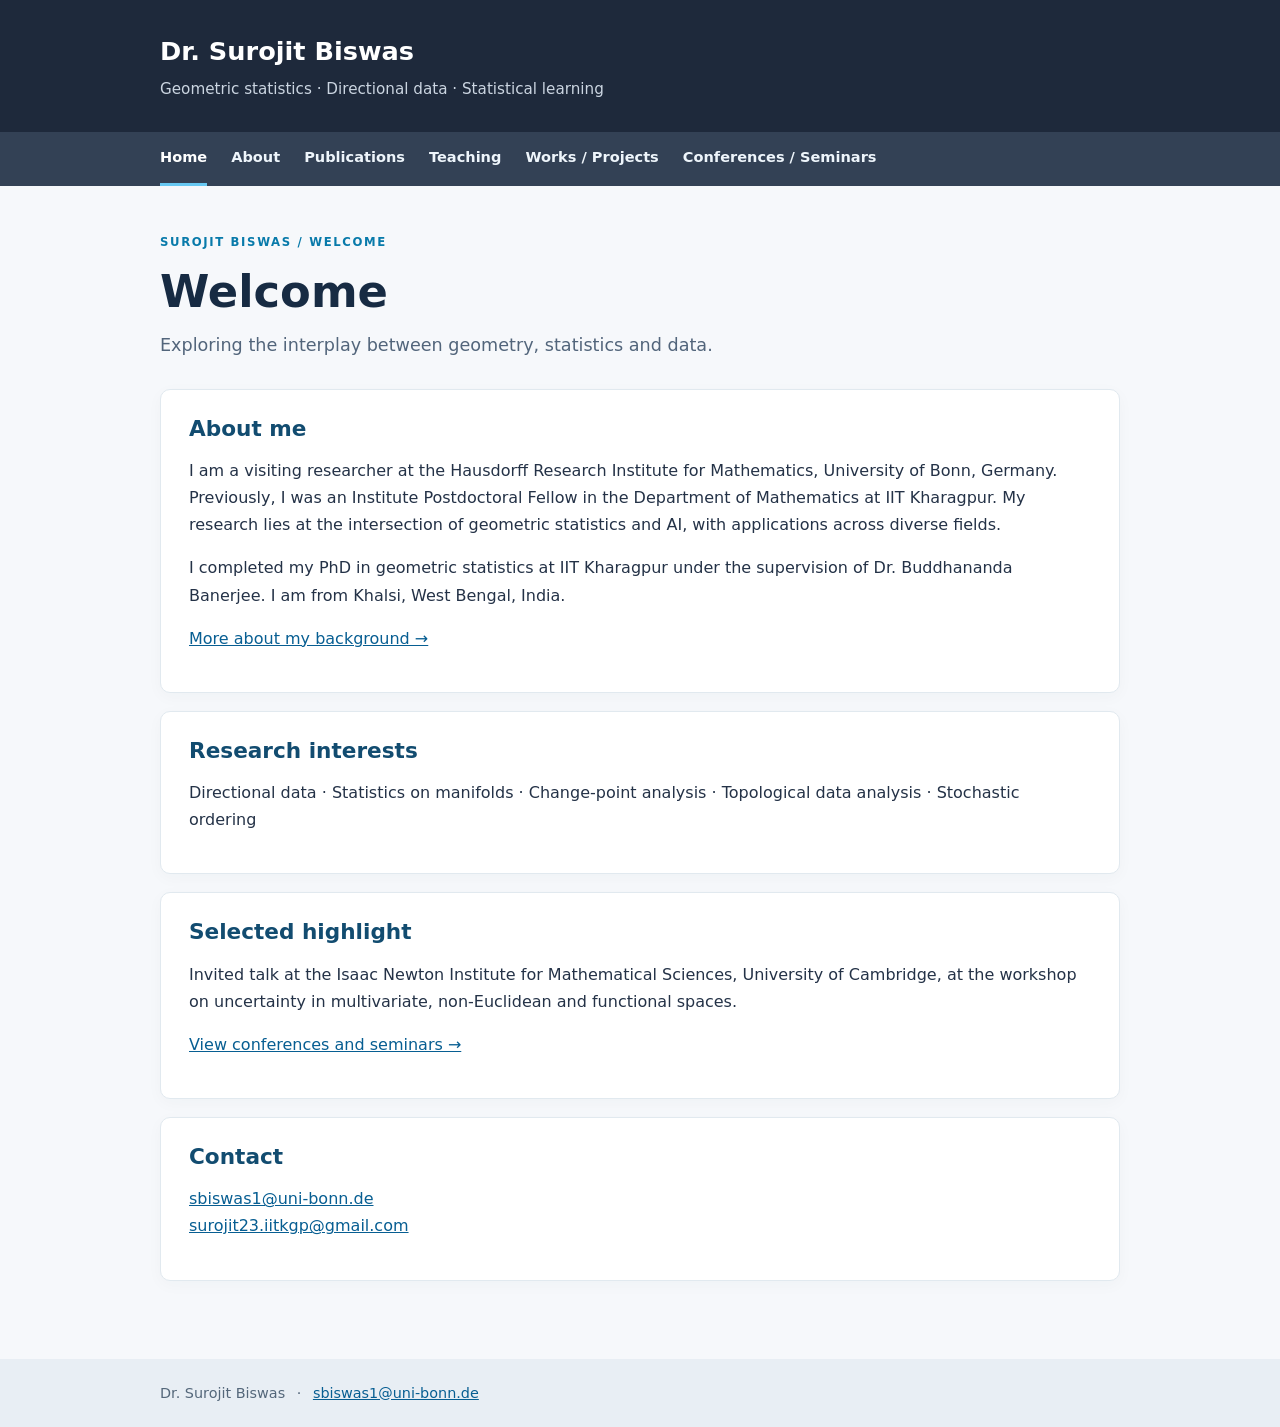
<file: index.html>
<!doctype html>
<html lang="en"><head><meta charset="utf-8"><meta name="viewport" content="width=device-width, initial-scale=1"><meta name="description" content="Welcome — Dr. Surojit Biswas, geometric statistics and directional data."><title>Welcome | Dr. Surojit Biswas</title><link rel="stylesheet" href="style.css"></head>
<body><a class="skip" href="#main">Skip to content</a><header><div class="wrap"><a class="brand" href="index.html">Dr. Surojit Biswas</a><p>Geometric statistics · Directional data · Statistical learning</p></div></header><nav aria-label="Main navigation"><div class="wrap nav"><a href="index.html" aria-current="page">Home</a><a href="about.html">About</a><a href="publications.html">Publications</a><a href="teaching.html">Teaching</a><a href="projects.html">Works / Projects</a><a href="conferences.html">Conferences / Seminars</a></div></nav><main class="wrap" id="main"><div class="intro"><p class="eyebrow">SUROJIT BISWAS / WELCOME</p><h1>Welcome</h1><p class="lead">Exploring the interplay between geometry, statistics and data.</p></div><section class="card"><h2>About me</h2><p>I am a visiting researcher at the Hausdorff Research Institute for Mathematics, University of Bonn, Germany. Previously, I was an Institute Postdoctoral Fellow in the Department of Mathematics at IIT Kharagpur. My research lies at the intersection of geometric statistics and AI, with applications across diverse fields.</p><p>I completed my PhD in geometric statistics at IIT Kharagpur under the supervision of Dr. Buddhananda Banerjee. I am from Khalsi, West Bengal, India.</p><p><a href="about.html">More about my background →</a></p></section><section class="card"><h2>Research interests</h2><p>Directional data · Statistics on manifolds · Change-point analysis · Topological data analysis · Stochastic ordering</p></section><section class="card"><h2>Selected highlight</h2><p>Invited talk at the Isaac Newton Institute for Mathematical Sciences, University of Cambridge, at the workshop on uncertainty in multivariate, non-Euclidean and functional spaces.</p><p><a href="conferences.html">View conferences and seminars →</a></p></section><section class="card"><h2>Contact</h2><p><a href="mailto:sbiswas1@uni-bonn.de">sbiswas1@uni-bonn.de</a><br><a href="mailto:surojit23.iitkgp@gmail.com">surojit23.iitkgp@gmail.com</a></p></section></main><footer><div class="wrap">Dr. Surojit Biswas <span>·</span> <a href="mailto:sbiswas1@uni-bonn.de">sbiswas1@uni-bonn.de</a></div></footer></body></html>
</file>
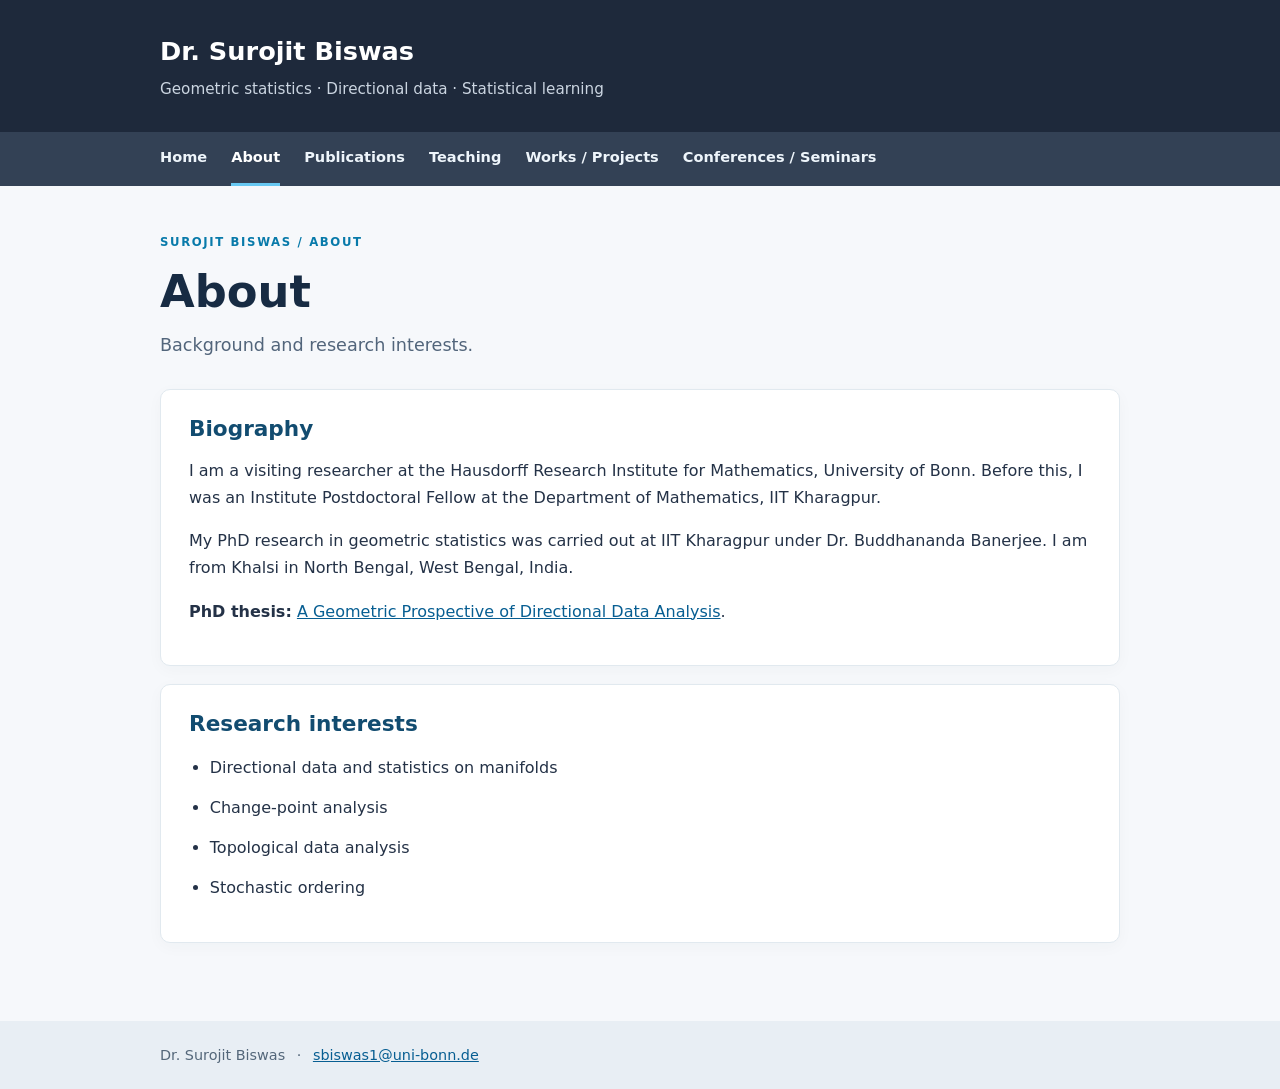
<file: about.html>
<!doctype html>
<html lang="en"><head><meta charset="utf-8"><meta name="viewport" content="width=device-width, initial-scale=1"><meta name="description" content="About — Dr. Surojit Biswas, geometric statistics and directional data."><title>About | Dr. Surojit Biswas</title><link rel="stylesheet" href="style.css"></head>
<body><a class="skip" href="#main">Skip to content</a><header><div class="wrap"><a class="brand" href="index.html">Dr. Surojit Biswas</a><p>Geometric statistics · Directional data · Statistical learning</p></div></header><nav aria-label="Main navigation"><div class="wrap nav"><a href="index.html">Home</a><a href="about.html" aria-current="page">About</a><a href="publications.html">Publications</a><a href="teaching.html">Teaching</a><a href="projects.html">Works / Projects</a><a href="conferences.html">Conferences / Seminars</a></div></nav><main class="wrap" id="main"><div class="intro"><p class="eyebrow">SUROJIT BISWAS / ABOUT</p><h1>About</h1><p class="lead">Background and research interests.</p></div><section class="card"><h2>Biography</h2><p>I am a visiting researcher at the Hausdorff Research Institute for Mathematics, University of Bonn. Before this, I was an Institute Postdoctoral Fellow at the Department of Mathematics, IIT Kharagpur.</p><p>My PhD research in geometric statistics was carried out at IIT Kharagpur under Dr. Buddhananda Banerjee. I am from Khalsi in North Bengal, West Bengal, India.</p><p><strong>PhD thesis:</strong> <a href="https://drive.google.com/file/d/17FIZXgIo1jTR9OWs_UV5G0o14fXcZBOO/view?usp=sharing">A Geometric Prospective of Directional Data Analysis</a>.</p></section><section class="card"><h2>Research interests</h2><ul><li>Directional data and statistics on manifolds</li><li>Change-point analysis</li><li>Topological data analysis</li><li>Stochastic ordering</li></ul></section></main><footer><div class="wrap">Dr. Surojit Biswas <span>·</span> <a href="mailto:sbiswas1@uni-bonn.de">sbiswas1@uni-bonn.de</a></div></footer></body></html>
</file>
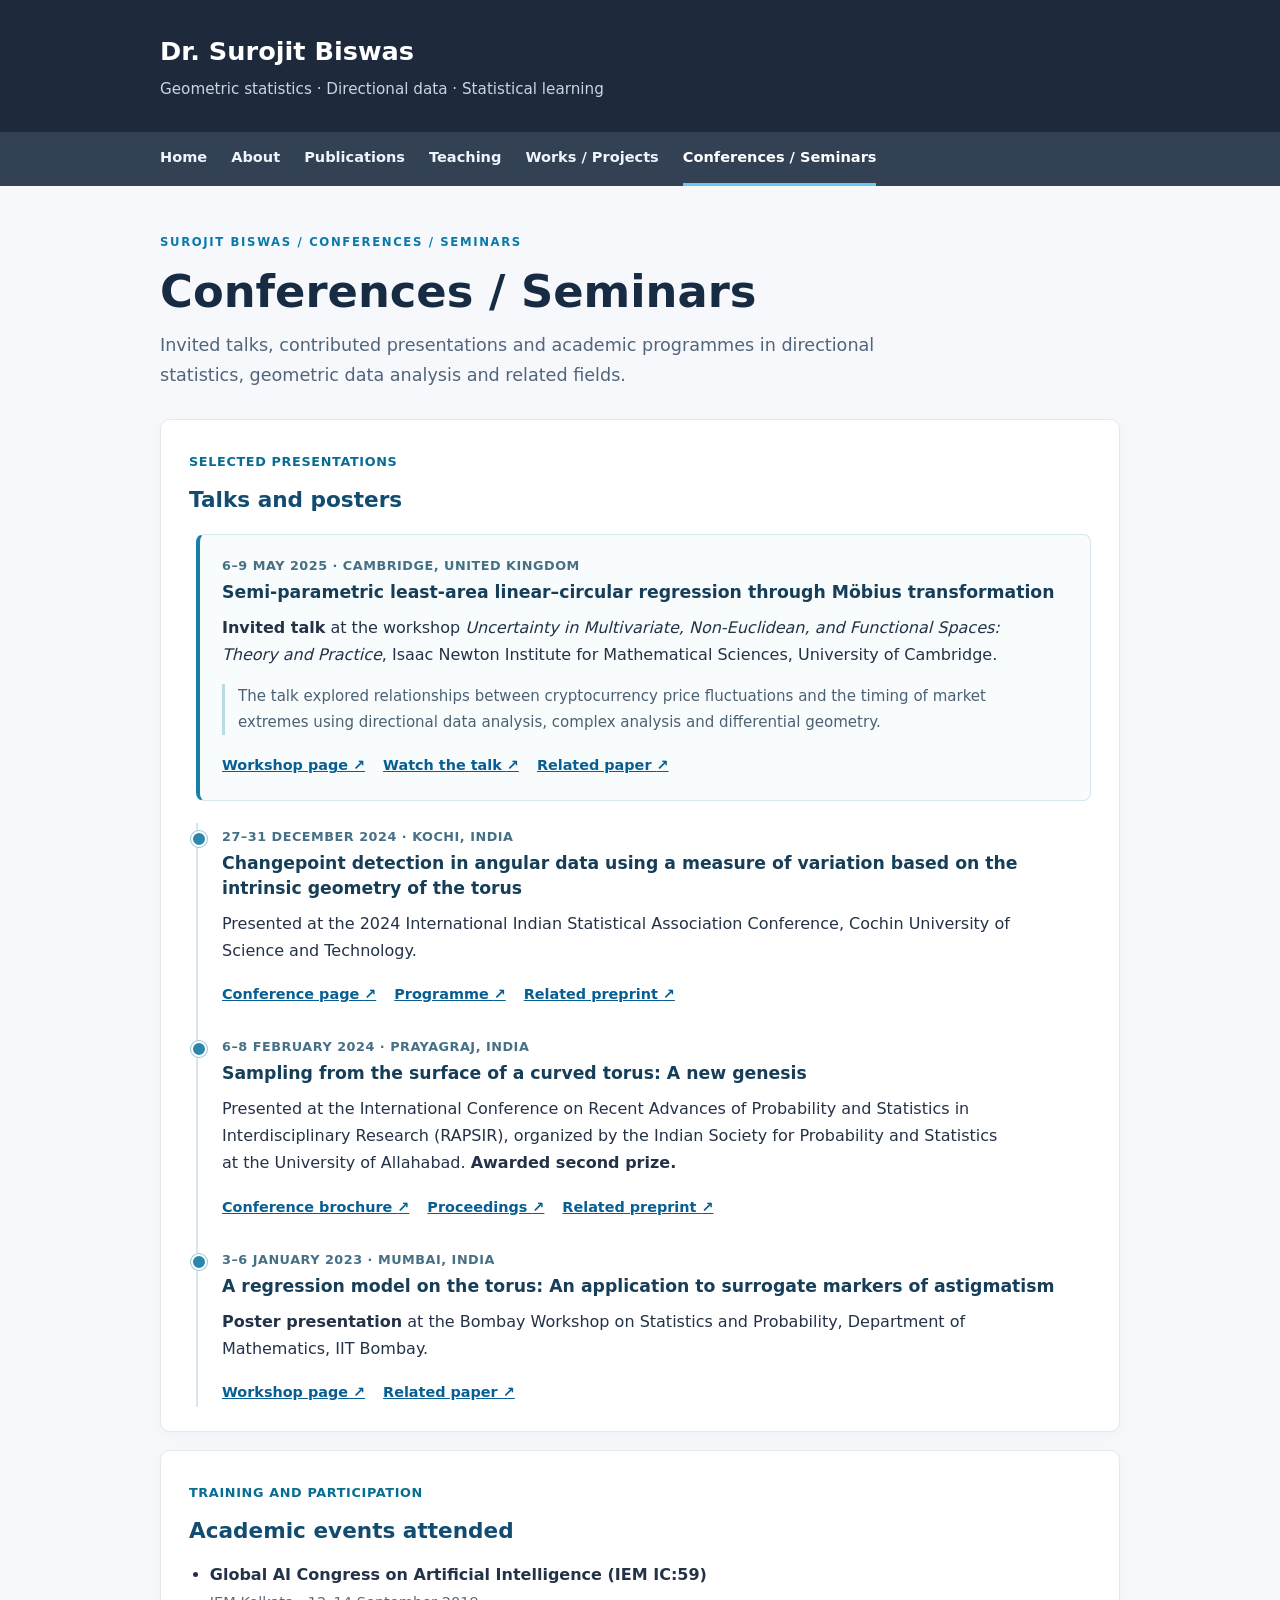
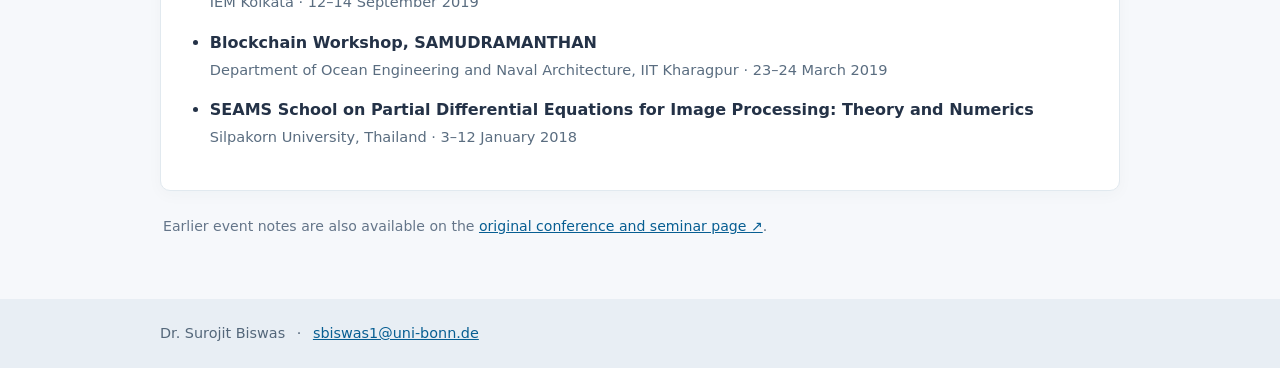
<file: conferences.html>
<!doctype html>
<html lang="en">
<head>
  <meta charset="utf-8">
  <meta name="viewport" content="width=device-width, initial-scale=1">
  <meta name="description" content="Conference presentations, invited talks and academic events by Dr. Surojit Biswas.">
  <title>Conferences / Seminars | Dr. Surojit Biswas</title>
  <link rel="stylesheet" href="style.css">
</head>
<body>
  <a class="skip" href="#main">Skip to content</a>
  <header><div class="wrap"><a class="brand" href="index.html">Dr. Surojit Biswas</a><p>Geometric statistics · Directional data · Statistical learning</p></div></header>
  <nav aria-label="Main navigation"><div class="wrap nav"><a href="index.html">Home</a><a href="about.html">About</a><a href="publications.html">Publications</a><a href="teaching.html">Teaching</a><a href="projects.html">Works / Projects</a><a href="conferences.html" aria-current="page">Conferences / Seminars</a></div></nav>

  <main class="wrap" id="main">
    <div class="intro">
      <p class="eyebrow">SUROJIT BISWAS / CONFERENCES / SEMINARS</p>
      <h1>Conferences / Seminars</h1>
      <p class="lead">Invited talks, contributed presentations and academic programmes in directional statistics, geometric data analysis and related fields.</p>
    </div>

    <section class="card">
      <p class="tag">Selected presentations</p>
      <h2>Talks and posters</h2>
      <div class="event-list">
        <article class="event featured-event">
          <p class="event-date">6–9 May 2025 · Cambridge, United Kingdom</p>
          <h3>Semi-parametric least-area linear–circular regression through Möbius transformation</h3>
          <p><strong>Invited talk</strong> at the workshop <em>Uncertainty in Multivariate, Non-Euclidean, and Functional Spaces: Theory and Practice</em>, Isaac Newton Institute for Mathematical Sciences, University of Cambridge.</p>
          <p class="event-note">The talk explored relationships between cryptocurrency price fluctuations and the timing of market extremes using directional data analysis, complex analysis and differential geometry.</p>
          <p class="event-links"><a href="https://www.newton.ac.uk/event/rclw01/">Workshop page <span aria-hidden="true">↗</span></a><a href="https://www.youtube.com/watch?v=lHc8v0m5LPE">Watch the talk <span aria-hidden="true">↗</span></a><a href="https://doi.org/10.1002/sam.70012">Related paper <span aria-hidden="true">↗</span></a></p>
        </article>

        <article class="event">
          <p class="event-date">27–31 December 2024 · Kochi, India</p>
          <h3>Changepoint detection in angular data using a measure of variation based on the intrinsic geometry of the torus</h3>
          <p>Presented at the 2024 International Indian Statistical Association Conference, Cochin University of Science and Technology.</p>
          <p class="event-links"><a href="https://www.intindstat.org/conference2024/index">Conference page <span aria-hidden="true">↗</span></a><a href="https://www.intindstat.org/public/conference2024/assets/program2024.pdf">Programme <span aria-hidden="true">↗</span></a><a href="https://arxiv.org/abs/2409.08838">Related preprint <span aria-hidden="true">↗</span></a></p>
        </article>

        <article class="event">
          <p class="event-date">6–8 February 2024 · Prayagraj, India</p>
          <h3>Sampling from the surface of a curved torus: A new genesis</h3>
          <p>Presented at the International Conference on Recent Advances of Probability and Statistics in Interdisciplinary Research (RAPSIR), organized by the Indian Society for Probability and Statistics at the University of Allahabad. <strong>Awarded second prize.</strong></p>
          <p class="event-links"><a href="https://allduniv.ac.in/upload/file_collection/Final%20Brochure.pdf">Conference brochure <span aria-hidden="true">↗</span></a><a href="https://sahasrapublications.com/wp-content/uploads/2024/06/Full-book-2024SA0006.pdf">Proceedings <span aria-hidden="true">↗</span></a><a href="https://arxiv.org/abs/2304.01599">Related preprint <span aria-hidden="true">↗</span></a></p>
        </article>

        <article class="event">
          <p class="event-date">3–6 January 2023 · Mumbai, India</p>
          <h3>A regression model on the torus: An application to surrogate markers of astigmatism</h3>
          <p><strong>Poster presentation</strong> at the Bombay Workshop on Statistics and Probability, Department of Mathematics, IIT Bombay.</p>
          <p class="event-links"><a href="https://ioe.iitb.ac.in/event/bombay-workshop-statistics-and-probability">Workshop page <span aria-hidden="true">↗</span></a><a href="https://doi.org/10.1007/s00180-026-01719-5">Related paper <span aria-hidden="true">↗</span></a></p>
        </article>
      </div>
    </section>

    <section class="card">
      <p class="tag">Training and participation</p>
      <h2>Academic events attended</h2>
      <ul>
        <li><strong>Global AI Congress on Artificial Intelligence (IEM IC:59)</strong><br><span class="meta">IEM Kolkata · 12–14 September 2019</span></li>
        <li><strong>Blockchain Workshop, SAMUDRAMANTHAN</strong><br><span class="meta">Department of Ocean Engineering and Naval Architecture, IIT Kharagpur · 23–24 March 2019</span></li>
        <li><strong>SEAMS School on Partial Differential Equations for Image Processing: Theory and Numerics</strong><br><span class="meta">Silpakorn University, Thailand · 3–12 January 2018</span></li>
      </ul>
    </section>

    <p class="source-note">Earlier event notes are also available on the <a href="https://sites.google.com/view/surojitbiswas/conferences-seminar">original conference and seminar page <span aria-hidden="true">↗</span></a>.</p>
  </main>

  <footer><div class="wrap">Dr. Surojit Biswas <span>·</span> <a href="mailto:sbiswas1@uni-bonn.de">sbiswas1@uni-bonn.de</a></div></footer>
</body>
</html>
</file>
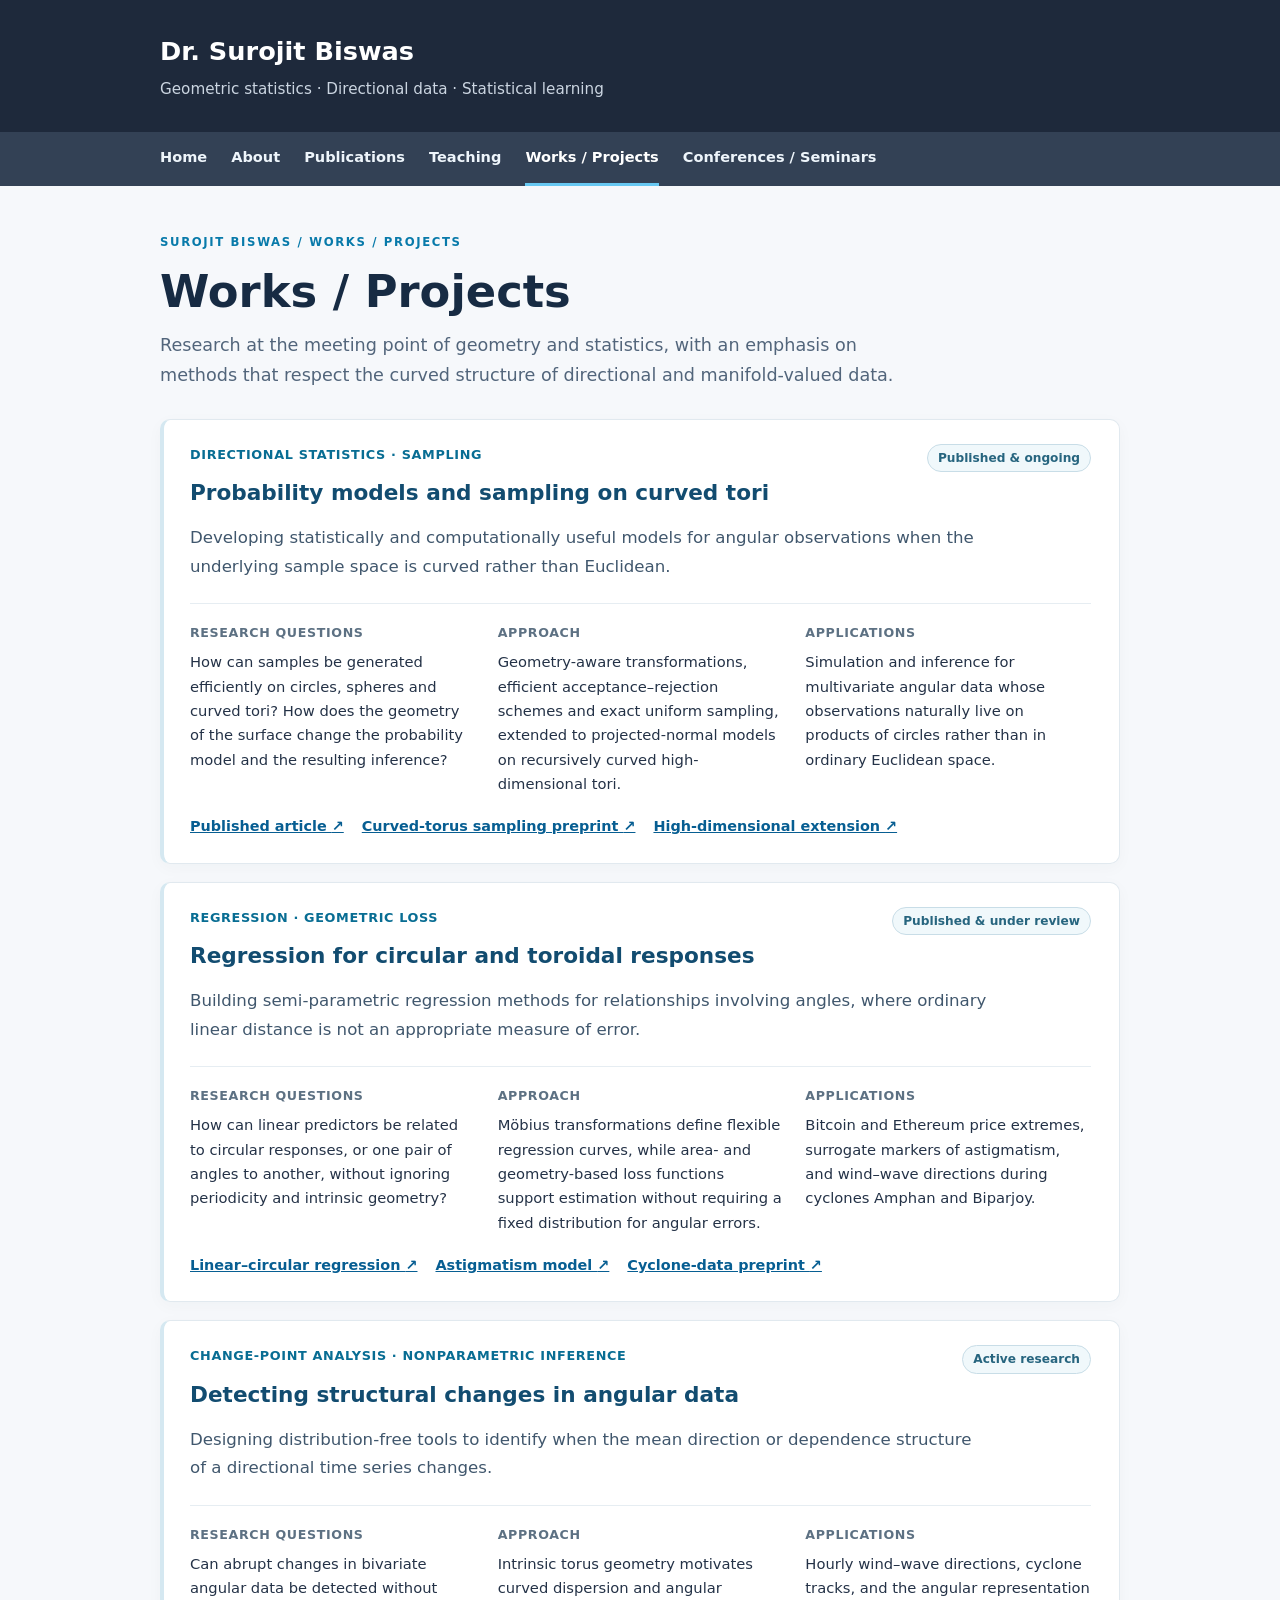
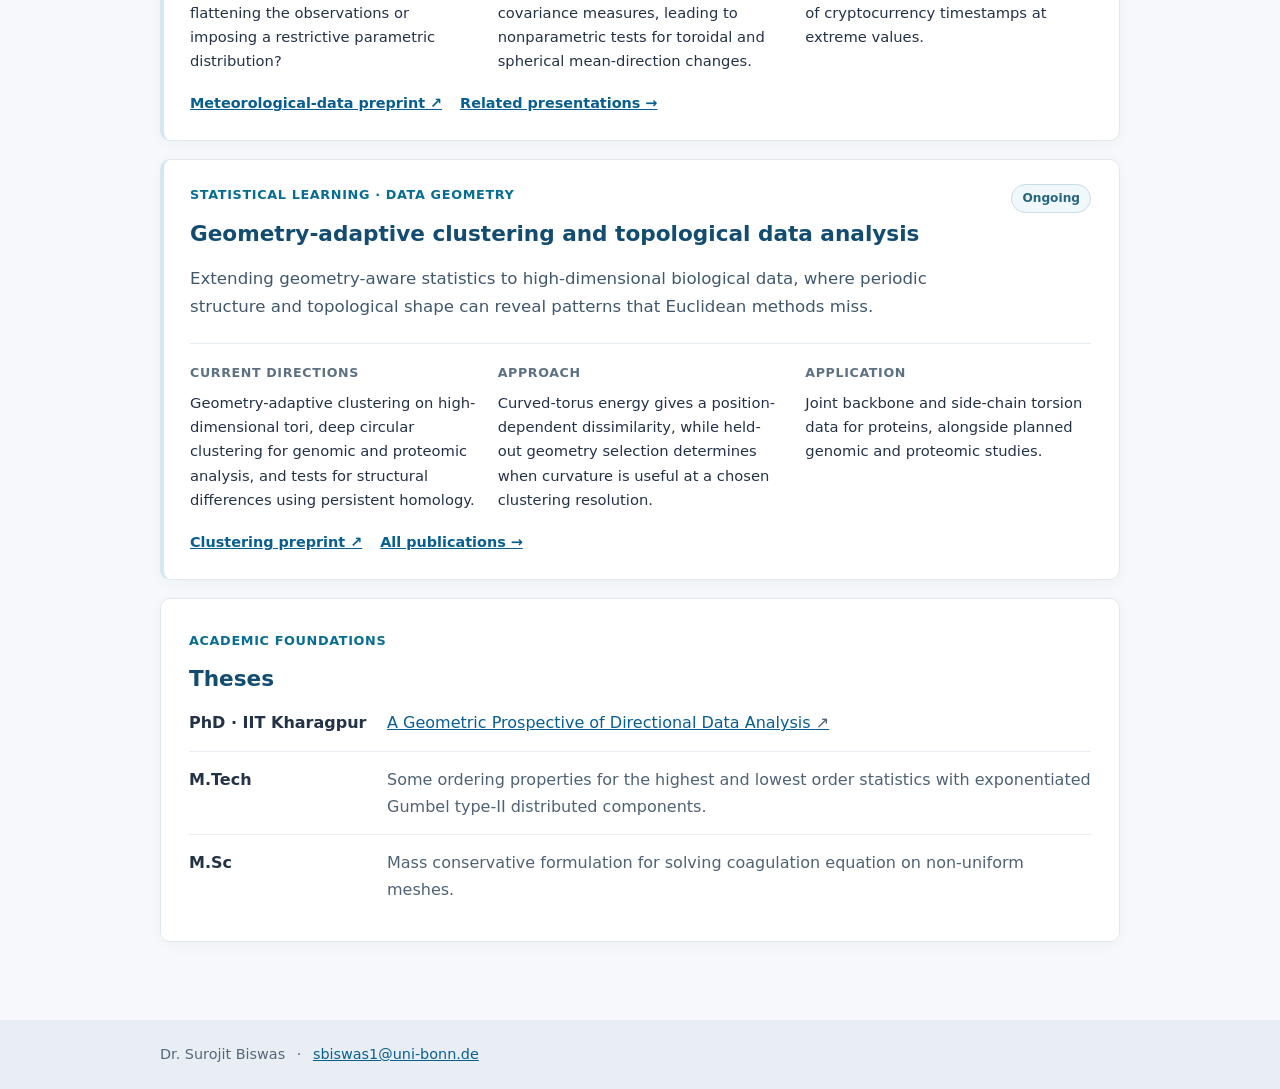
<file: projects.html>
<!doctype html>
<html lang="en">
<head>
  <meta charset="utf-8">
  <meta name="viewport" content="width=device-width, initial-scale=1">
  <meta name="description" content="Research projects by Dr. Surojit Biswas in geometric statistics, directional data, change-point analysis and statistical learning.">
  <title>Works / Projects | Dr. Surojit Biswas</title>
  <link rel="stylesheet" href="style.css">
</head>
<body>
  <a class="skip" href="#main">Skip to content</a>
  <header><div class="wrap"><a class="brand" href="index.html">Dr. Surojit Biswas</a><p>Geometric statistics · Directional data · Statistical learning</p></div></header>
  <nav aria-label="Main navigation"><div class="wrap nav"><a href="index.html">Home</a><a href="about.html">About</a><a href="publications.html">Publications</a><a href="teaching.html">Teaching</a><a href="projects.html" aria-current="page">Works / Projects</a><a href="conferences.html">Conferences / Seminars</a></div></nav>

  <main class="wrap" id="main">
    <div class="intro">
      <p class="eyebrow">SUROJIT BISWAS / WORKS / PROJECTS</p>
      <h1>Works / Projects</h1>
      <p class="lead">Research at the meeting point of geometry and statistics, with an emphasis on methods that respect the curved structure of directional and manifold-valued data.</p>
    </div>

    <section class="project card">
      <div class="project-heading"><div><p class="tag">Directional statistics · Sampling</p><h2>Probability models and sampling on curved tori</h2></div><span class="status">Published &amp; ongoing</span></div>
      <p class="project-summary">Developing statistically and computationally useful models for angular observations when the underlying sample space is curved rather than Euclidean.</p>
      <div class="project-details">
        <div><h3>Research questions</h3><p>How can samples be generated efficiently on circles, spheres and curved tori? How does the geometry of the surface change the probability model and the resulting inference?</p></div>
        <div><h3>Approach</h3><p>Geometry-aware transformations, efficient acceptance–rejection schemes and exact uniform sampling, extended to projected-normal models on recursively curved high-dimensional tori.</p></div>
        <div><h3>Applications</h3><p>Simulation and inference for multivariate angular data whose observations naturally live on products of circles rather than in ordinary Euclidean space.</p></div>
      </div>
      <p class="project-links"><a href="https://doi.org/10.1080/03610918.2026.2708032">Published article <span aria-hidden="true">↗</span></a><a href="https://arxiv.org/abs/2304.01599">Curved-torus sampling preprint <span aria-hidden="true">↗</span></a><a href="https://arxiv.org/abs/2610.08974">High-dimensional extension <span aria-hidden="true">↗</span></a></p>
    </section>

    <section class="project card">
      <div class="project-heading"><div><p class="tag">Regression · Geometric loss</p><h2>Regression for circular and toroidal responses</h2></div><span class="status">Published &amp; under review</span></div>
      <p class="project-summary">Building semi-parametric regression methods for relationships involving angles, where ordinary linear distance is not an appropriate measure of error.</p>
      <div class="project-details">
        <div><h3>Research questions</h3><p>How can linear predictors be related to circular responses, or one pair of angles to another, without ignoring periodicity and intrinsic geometry?</p></div>
        <div><h3>Approach</h3><p>Möbius transformations define flexible regression curves, while area- and geometry-based loss functions support estimation without requiring a fixed distribution for angular errors.</p></div>
        <div><h3>Applications</h3><p>Bitcoin and Ethereum price extremes, surrogate markers of astigmatism, and wind–wave directions during cyclones Amphan and Biparjoy.</p></div>
      </div>
      <p class="project-links"><a href="https://doi.org/10.1002/sam.70012">Linear–circular regression <span aria-hidden="true">↗</span></a><a href="https://doi.org/10.1007/s00180-026-01719-5">Astigmatism model <span aria-hidden="true">↗</span></a><a href="https://arxiv.org/abs/2506.17014">Cyclone-data preprint <span aria-hidden="true">↗</span></a></p>
    </section>

    <section class="project card">
      <div class="project-heading"><div><p class="tag">Change-point analysis · Nonparametric inference</p><h2>Detecting structural changes in angular data</h2></div><span class="status">Active research</span></div>
      <p class="project-summary">Designing distribution-free tools to identify when the mean direction or dependence structure of a directional time series changes.</p>
      <div class="project-details">
        <div><h3>Research questions</h3><p>Can abrupt changes in bivariate angular data be detected without flattening the observations or imposing a restrictive parametric distribution?</p></div>
        <div><h3>Approach</h3><p>Intrinsic torus geometry motivates curved dispersion and angular covariance measures, leading to nonparametric tests for toroidal and spherical mean-direction changes.</p></div>
        <div><h3>Applications</h3><p>Hourly wind–wave directions, cyclone tracks, and the angular representation of cryptocurrency timestamps at extreme values.</p></div>
      </div>
      <p class="project-links"><a href="https://arxiv.org/abs/2409.08838">Meteorological-data preprint <span aria-hidden="true">↗</span></a><a href="conferences.html">Related presentations →</a></p>
    </section>

    <section class="project card">
      <div class="project-heading"><div><p class="tag">Statistical learning · Data geometry</p><h2>Geometry-adaptive clustering and topological data analysis</h2></div><span class="status">Ongoing</span></div>
      <p class="project-summary">Extending geometry-aware statistics to high-dimensional biological data, where periodic structure and topological shape can reveal patterns that Euclidean methods miss.</p>
      <div class="project-details">
        <div><h3>Current directions</h3><p>Geometry-adaptive clustering on high-dimensional tori, deep circular clustering for genomic and proteomic analysis, and tests for structural differences using persistent homology.</p></div>
        <div><h3>Approach</h3><p>Curved-torus energy gives a position-dependent dissimilarity, while held-out geometry selection determines when curvature is useful at a chosen clustering resolution.</p></div>
        <div><h3>Application</h3><p>Joint backbone and side-chain torsion data for proteins, alongside planned genomic and proteomic studies.</p></div>
      </div>
      <p class="project-links"><a href="https://arxiv.org/abs/2610.24079">Clustering preprint <span aria-hidden="true">↗</span></a><a href="publications.html">All publications →</a></p>
    </section>

    <section class="card">
      <p class="tag">Academic foundations</p>
      <h2>Theses</h2>
      <ul class="thesis-list">
        <li><strong>PhD · IIT Kharagpur</strong><span><a href="https://drive.google.com/file/d/17FIZXgIo1jTR9OWs_UV5G0o14fXcZBOO/view?usp=sharing">A Geometric Prospective of Directional Data Analysis <span aria-hidden="true">↗</span></a></span></li>
        <li><strong>M.Tech</strong><span>Some ordering properties for the highest and lowest order statistics with exponentiated Gumbel type-II distributed components.</span></li>
        <li><strong>M.Sc</strong><span>Mass conservative formulation for solving coagulation equation on non-uniform meshes.</span></li>
      </ul>
    </section>
  </main>

  <footer><div class="wrap">Dr. Surojit Biswas <span>·</span> <a href="mailto:sbiswas1@uni-bonn.de">sbiswas1@uni-bonn.de</a></div></footer>
</body>
</html>
</file>
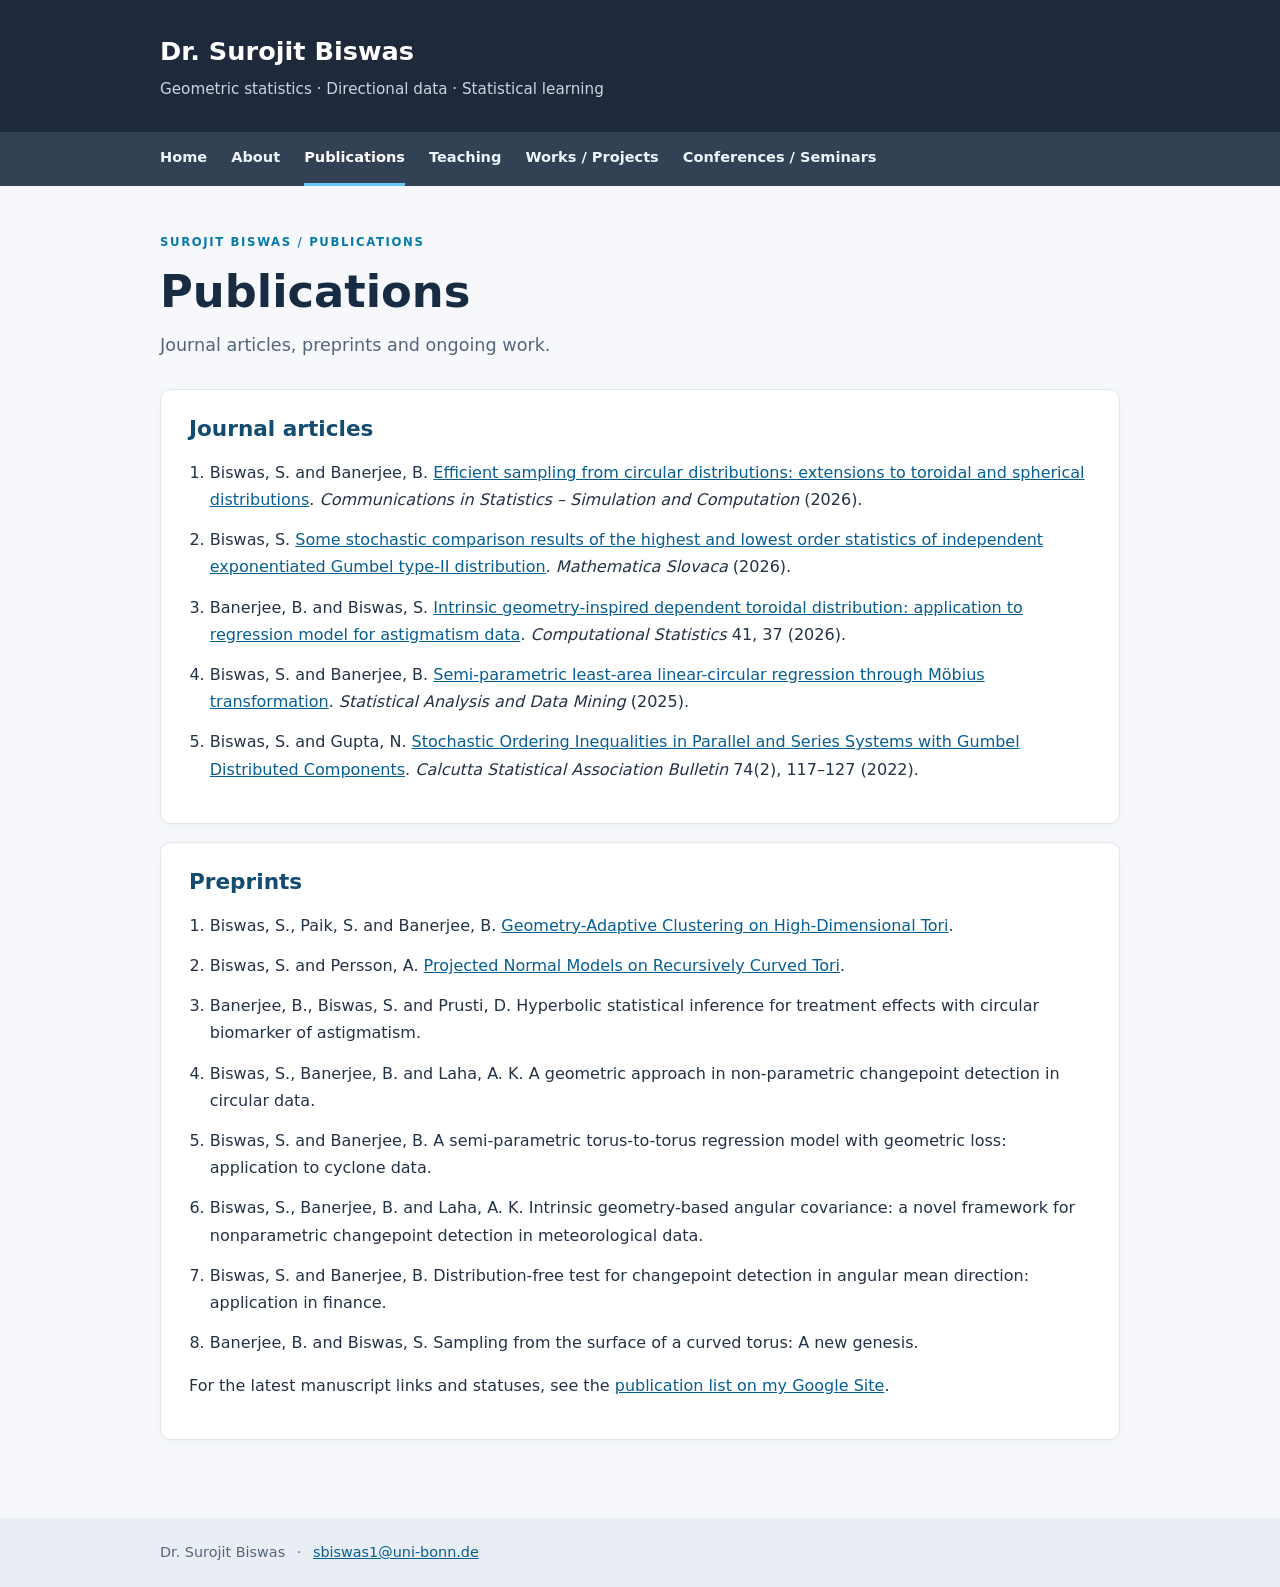
<file: publications.html>
<!doctype html>
<html lang="en"><head><meta charset="utf-8"><meta name="viewport" content="width=device-width, initial-scale=1"><meta name="description" content="Publications — Dr. Surojit Biswas, geometric statistics and directional data."><title>Publications | Dr. Surojit Biswas</title><link rel="stylesheet" href="style.css"></head>
<body><a class="skip" href="#main">Skip to content</a><header><div class="wrap"><a class="brand" href="index.html">Dr. Surojit Biswas</a><p>Geometric statistics · Directional data · Statistical learning</p></div></header><nav aria-label="Main navigation"><div class="wrap nav"><a href="index.html">Home</a><a href="about.html">About</a><a href="publications.html" aria-current="page">Publications</a><a href="teaching.html">Teaching</a><a href="projects.html">Works / Projects</a><a href="conferences.html">Conferences / Seminars</a></div></nav><main class="wrap" id="main"><div class="intro"><p class="eyebrow">SUROJIT BISWAS / PUBLICATIONS</p><h1>Publications</h1><p class="lead">Journal articles, preprints and ongoing work.</p></div><section class="card"><h2>Journal articles</h2><ol><li>Biswas, S. and Banerjee, B. <a href="https://doi.org/10.1080/03610918.2026.2708032">Efficient sampling from circular distributions: extensions to toroidal and spherical distributions</a>. <em>Communications in Statistics – Simulation and Computation</em> (2026).</li><li>Biswas, S. <a href="https://doi.org/10.1515/ms-2026-0257">Some stochastic comparison results of the highest and lowest order statistics of independent exponentiated Gumbel type-II distribution</a>. <em>Mathematica Slovaca</em> (2026).</li><li>Banerjee, B. and Biswas, S. <a href="https://doi.org/10.1007/s00180-026-01719-5">Intrinsic geometry-inspired dependent toroidal distribution: application to regression model for astigmatism data</a>. <em>Computational Statistics</em> 41, 37 (2026).</li><li>Biswas, S. and Banerjee, B. <a href="https://doi.org/10.1002/sam.70012">Semi-parametric least-area linear-circular regression through Möbius transformation</a>. <em>Statistical Analysis and Data Mining</em> (2025).</li><li>Biswas, S. and Gupta, N. <a href="https://doi.org/10.1177/00080683221136011">Stochastic Ordering Inequalities in Parallel and Series Systems with Gumbel Distributed Components</a>. <em>Calcutta Statistical Association Bulletin</em> 74(2), 117–127 (2022).</li></ol></section><section class="card"><h2>Preprints</h2><ol><li>Biswas, S., Paik, S. and Banerjee, B. <a href="https://arxiv.org/abs/2610.24079">Geometry-Adaptive Clustering on High-Dimensional Tori</a>.</li><li>Biswas, S. and Persson, A. <a href="https://arxiv.org/abs/2610.08974">Projected Normal Models on Recursively Curved Tori</a>.</li><li>Banerjee, B., Biswas, S. and Prusti, D. Hyperbolic statistical inference for treatment effects with circular biomarker of astigmatism.</li><li>Biswas, S., Banerjee, B. and Laha, A. K. A geometric approach in non-parametric changepoint detection in circular data.</li><li>Biswas, S. and Banerjee, B. A semi-parametric torus-to-torus regression model with geometric loss: application to cyclone data.</li><li>Biswas, S., Banerjee, B. and Laha, A. K. Intrinsic geometry-based angular covariance: a novel framework for nonparametric changepoint detection in meteorological data.</li><li>Biswas, S. and Banerjee, B. Distribution-free test for changepoint detection in angular mean direction: application in finance.</li><li>Banerjee, B. and Biswas, S. Sampling from the surface of a curved torus: A new genesis.</li></ol><p>For the latest manuscript links and statuses, see the <a href="https://sites.google.com/view/surojitbiswas/publications">publication list on my Google Site</a>.</p></section></main><footer><div class="wrap">Dr. Surojit Biswas <span>·</span> <a href="mailto:sbiswas1@uni-bonn.de">sbiswas1@uni-bonn.de</a></div></footer></body></html>
</file>
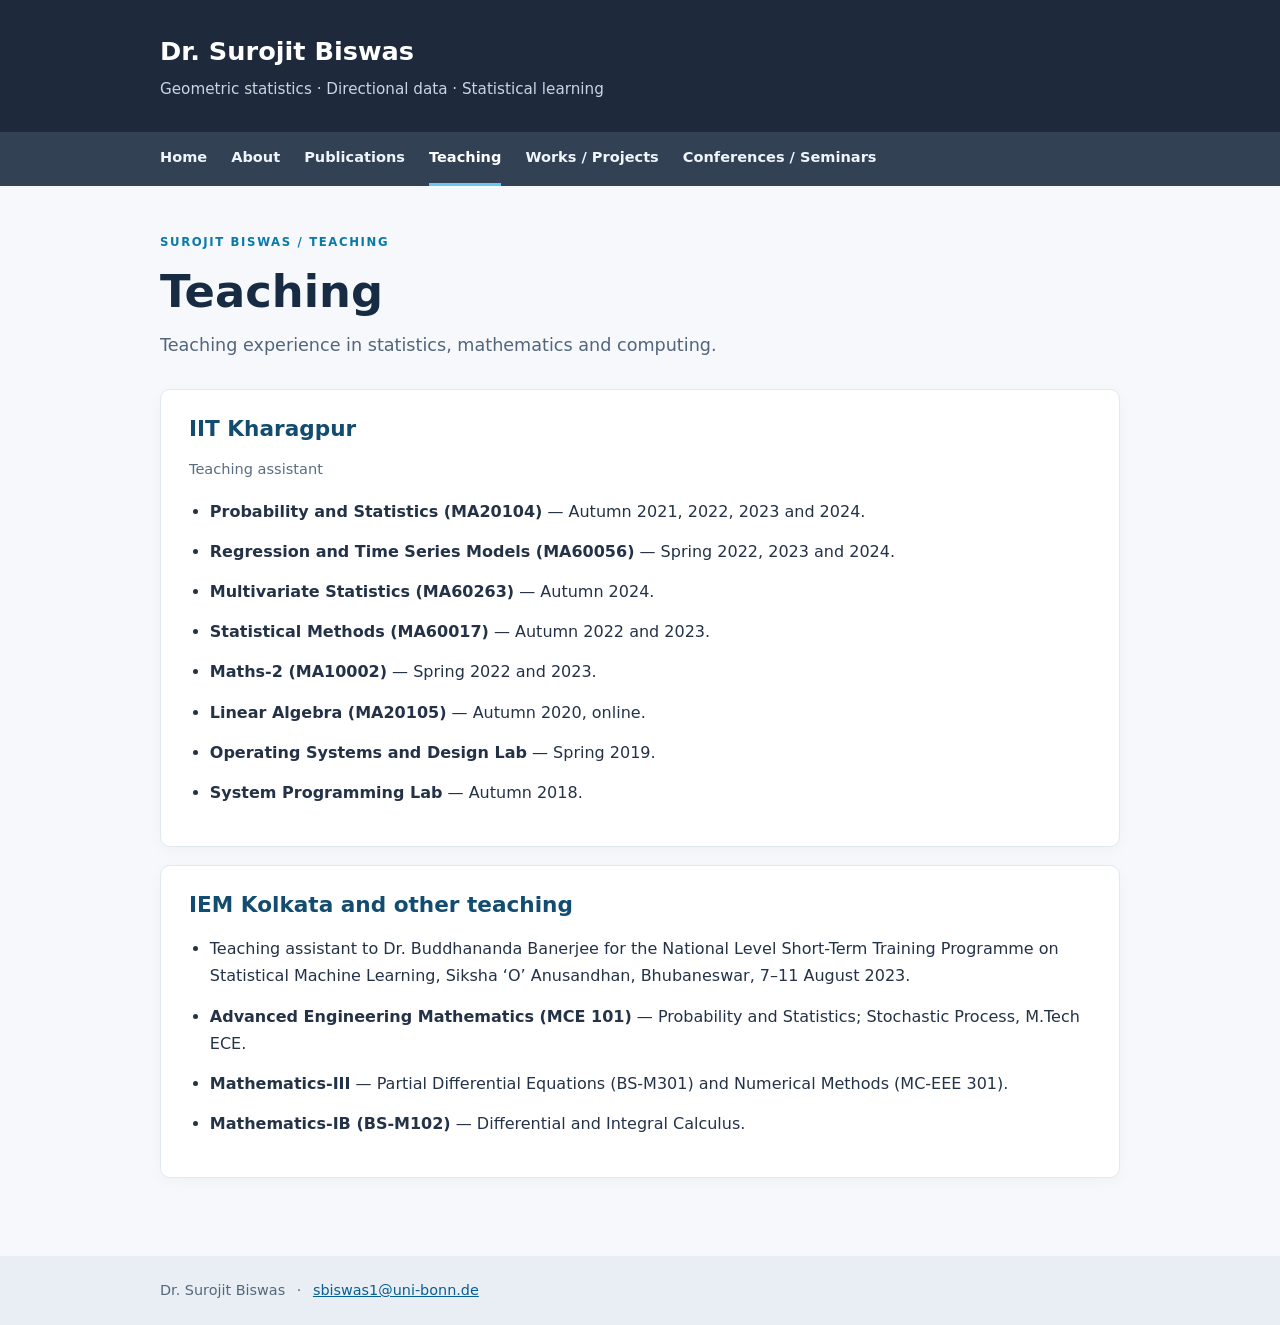
<file: teaching.html>
<!doctype html>
<html lang="en"><head><meta charset="utf-8"><meta name="viewport" content="width=device-width, initial-scale=1"><meta name="description" content="Teaching — Dr. Surojit Biswas, geometric statistics and directional data."><title>Teaching | Dr. Surojit Biswas</title><link rel="stylesheet" href="style.css"></head>
<body><a class="skip" href="#main">Skip to content</a><header><div class="wrap"><a class="brand" href="index.html">Dr. Surojit Biswas</a><p>Geometric statistics · Directional data · Statistical learning</p></div></header><nav aria-label="Main navigation"><div class="wrap nav"><a href="index.html">Home</a><a href="about.html">About</a><a href="publications.html">Publications</a><a href="teaching.html" aria-current="page">Teaching</a><a href="projects.html">Works / Projects</a><a href="conferences.html">Conferences / Seminars</a></div></nav><main class="wrap" id="main"><div class="intro"><p class="eyebrow">SUROJIT BISWAS / TEACHING</p><h1>Teaching</h1><p class="lead">Teaching experience in statistics, mathematics and computing.</p></div><section class="card"><h2>IIT Kharagpur</h2><p class="meta">Teaching assistant</p><ul><li><strong>Probability and Statistics (MA20104)</strong> — Autumn 2021, 2022, 2023 and 2024.</li><li><strong>Regression and Time Series Models (MA60056)</strong> — Spring 2022, 2023 and 2024.</li><li><strong>Multivariate Statistics (MA60263)</strong> — Autumn 2024.</li><li><strong>Statistical Methods (MA60017)</strong> — Autumn 2022 and 2023.</li><li><strong>Maths-2 (MA10002)</strong> — Spring 2022 and 2023.</li><li><strong>Linear Algebra (MA20105)</strong> — Autumn 2020, online.</li><li><strong>Operating Systems and Design Lab</strong> — Spring 2019.</li><li><strong>System Programming Lab</strong> — Autumn 2018.</li></ul></section><section class="card"><h2>IEM Kolkata and other teaching</h2><ul><li>Teaching assistant to Dr. Buddhananda Banerjee for the National Level Short-Term Training Programme on Statistical Machine Learning, Siksha ‘O’ Anusandhan, Bhubaneswar, 7–11 August 2023.</li><li><strong>Advanced Engineering Mathematics (MCE 101)</strong> — Probability and Statistics; Stochastic Process, M.Tech ECE.</li><li><strong>Mathematics-III</strong> — Partial Differential Equations (BS-M301) and Numerical Methods (MC-EEE 301).</li><li><strong>Mathematics-IB (BS-M102)</strong> — Differential and Integral Calculus.</li></ul></section></main><footer><div class="wrap">Dr. Surojit Biswas <span>·</span> <a href="mailto:sbiswas1@uni-bonn.de">sbiswas1@uni-bonn.de</a></div></footer></body></html>
</file>
<file: style.css>
*{box-sizing:border-box}body{margin:0;background:#f6f8fb;color:#243247;font:16px/1.7 system-ui,-apple-system,Segoe UI,sans-serif}a{color:#075e92}a:hover{text-decoration:none}header{background:#1e293b;color:#fff;padding:30px 0}header .brand{font-size:1.6rem;font-weight:750;color:#fff;text-decoration:none}header p{margin:3px 0 0;color:#cbd5e1;font-size:.95rem}.wrap{width:min(100% - 40px,960px);margin:auto}nav{background:#334155}.nav{display:flex;flex-wrap:wrap;gap:0 24px}nav a{color:#eef5fb;text-decoration:none;font-size:.91rem;font-weight:650;padding:13px 0;border-bottom:3px solid transparent}nav a:hover,nav a[aria-current]{border-color:#67c8f2;color:#fff}main{min-height:60vh;padding:40px 0 60px}.intro{margin-bottom:28px}.eyebrow{color:#087aaa;font-size:.73rem;font-weight:750;letter-spacing:.14em}h1{font-size:clamp(2rem,5vw,2.8rem);line-height:1.15;color:#172b43;margin:.3em 0}.lead{font-size:1.1rem;max-width:760px;color:#52657b}.card{background:white;border:1px solid #e1e9ef;border-radius:10px;padding:24px 28px;margin:18px 0;box-shadow:0 4px 16px #24324708}h2{font-size:1.35rem;line-height:1.35;color:#124c70;margin:0 0 14px}h3{color:#182d42;font-size:1.03rem;line-height:1.45;margin:0}p{margin:.55em 0 1em}ul,ol{padding-left:1.3em}li{margin:0 0 13px}.meta{color:#5a6d80;font-size:.91rem}.tag{color:#086d93;font-weight:700;font-size:.8rem;text-transform:uppercase;letter-spacing:.05em}.grid{display:grid;grid-template-columns:repeat(auto-fit,minmax(240px,1fr));gap:14px}.grid .card{margin:0}.skip{position:absolute;left:-9999px}.skip:focus{left:10px;top:10px;background:white;padding:10px;z-index:2}footer{background:#e8eef4;color:#54677a;padding:22px 0;font-size:.9rem}footer span{padding:0 7px}

.project{border-left:4px solid #d5e8f1;padding-left:26px}.project-heading{display:flex;align-items:flex-start;justify-content:space-between;gap:20px}.project-heading .tag{margin-top:0}.project-heading h2{margin-bottom:8px}.status{display:inline-block;flex:0 0 auto;border:1px solid #c8dde7;border-radius:999px;background:#f0f8fb;color:#27657f;padding:3px 10px;font-size:.76rem;font-weight:700;white-space:nowrap}.project-summary{font-size:1.04rem;color:#40576d;max-width:800px}.project-details{display:grid;grid-template-columns:repeat(3,1fr);gap:22px;margin:22px 0 18px;padding-top:20px;border-top:1px solid #e6edf2}.project-details h3{font-size:.79rem;text-transform:uppercase;letter-spacing:.05em;color:#5d7183}.project-details p{font-size:.92rem;line-height:1.65;margin-bottom:0}.project-links,.event-links{display:flex;flex-wrap:wrap;gap:8px 18px;margin:18px 0 0}.project-links a,.event-links a{font-size:.9rem;font-weight:700}.thesis-list{list-style:none;padding:0;margin-bottom:0}.thesis-list li{display:grid;grid-template-columns:180px 1fr;gap:18px;padding:14px 0;margin:0;border-top:1px solid #e7edf2}.thesis-list li:first-child{border-top:0;padding-top:0}.thesis-list span{color:#4f6275}

.event-list{margin-top:20px}.event{position:relative;padding:3px 0 27px 24px;margin-left:7px;border-left:2px solid #d9e6ed}.event:last-child{padding-bottom:2px}.event::before{content:"";position:absolute;left:-7px;top:8px;width:12px;height:12px;border:2px solid white;border-radius:50%;background:#2b87ad;box-shadow:0 0 0 1px #9bc5d7}.event-date{margin:0 0 3px;color:#467085;font-size:.8rem;font-weight:750;text-transform:uppercase;letter-spacing:.04em}.event h3{font-size:1.08rem;color:#163e59}.event p{max-width:790px}.event-note{color:#4b6173;border-left:3px solid #b7dbe9;padding-left:13px;font-size:.94rem}.featured-event{margin-bottom:22px;padding:20px 22px 22px;border:1px solid #d5e6ed;border-left:4px solid #1680a7;border-radius:8px;background:#f8fcfd}.featured-event::before{display:none}.source-note{color:#647589;font-size:.88rem;margin:24px 3px 0}

@media(max-width:760px){.project-details{grid-template-columns:1fr;gap:16px}.project-details div+div{padding-top:16px;border-top:1px solid #edf1f4}.thesis-list li{grid-template-columns:1fr;gap:2px}}
@media(max-width:600px){header{padding:24px 0}.wrap{width:calc(100% - 30px)}.nav{gap:0 16px}nav a{font-size:.84rem;padding:9px 0}.card{padding:20px}main{padding-top:28px}.project{padding-left:18px}.project-heading{display:block}.status{margin-bottom:12px}.event{padding-left:18px}.featured-event{margin-left:0;padding:18px}.project-links,.event-links{gap:7px 15px}}
</file>
